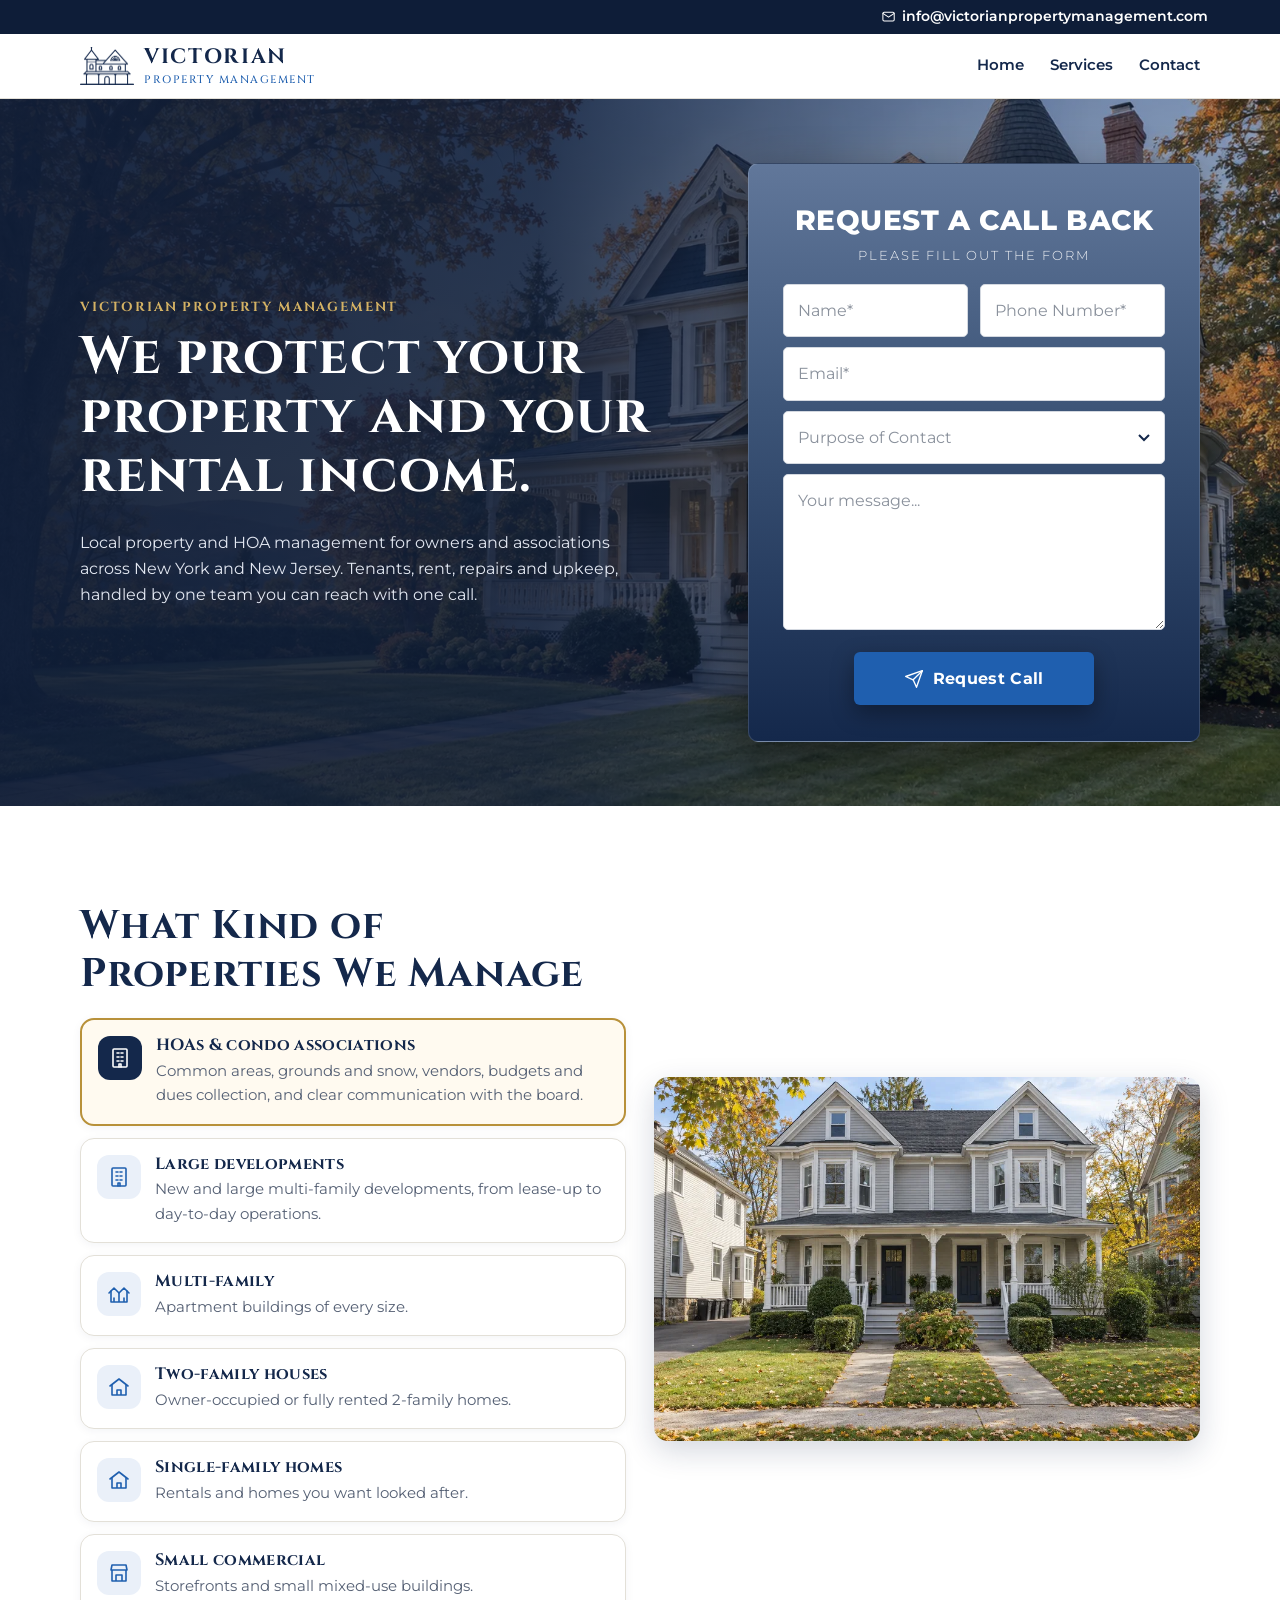
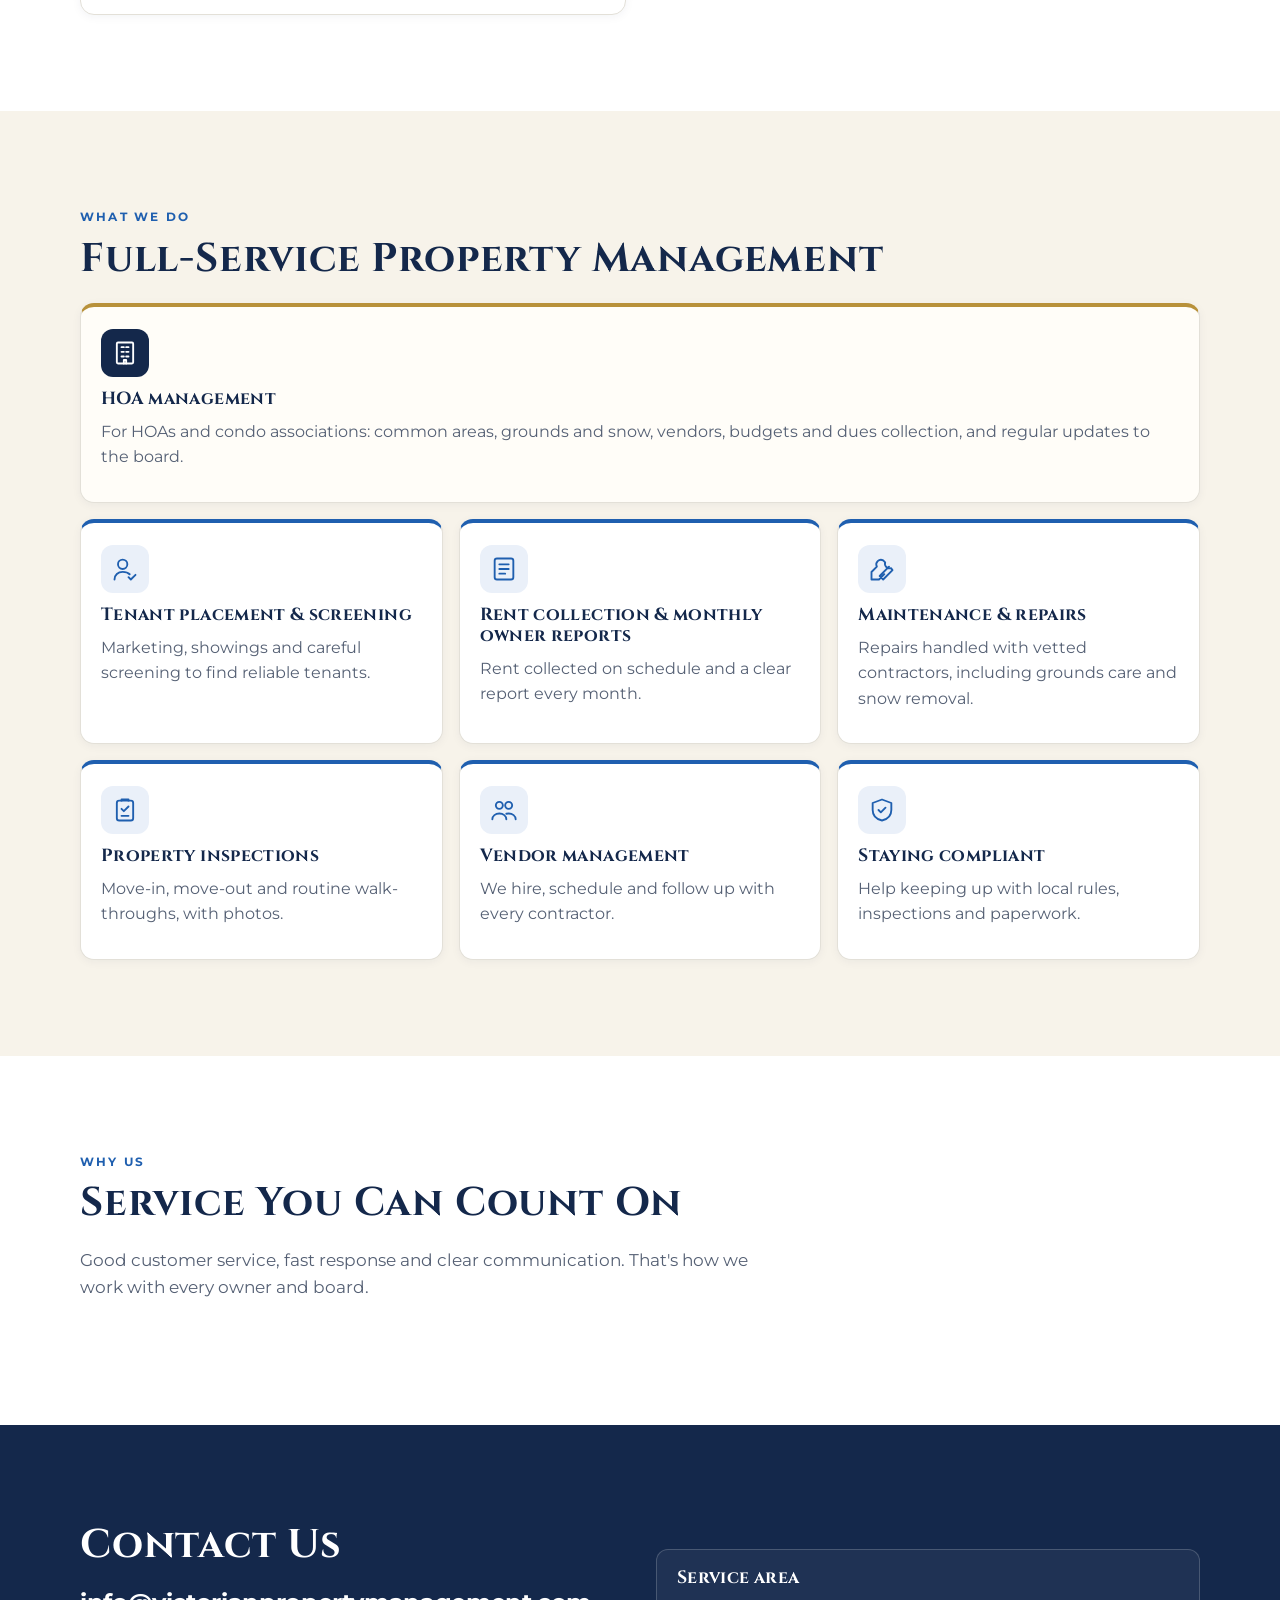
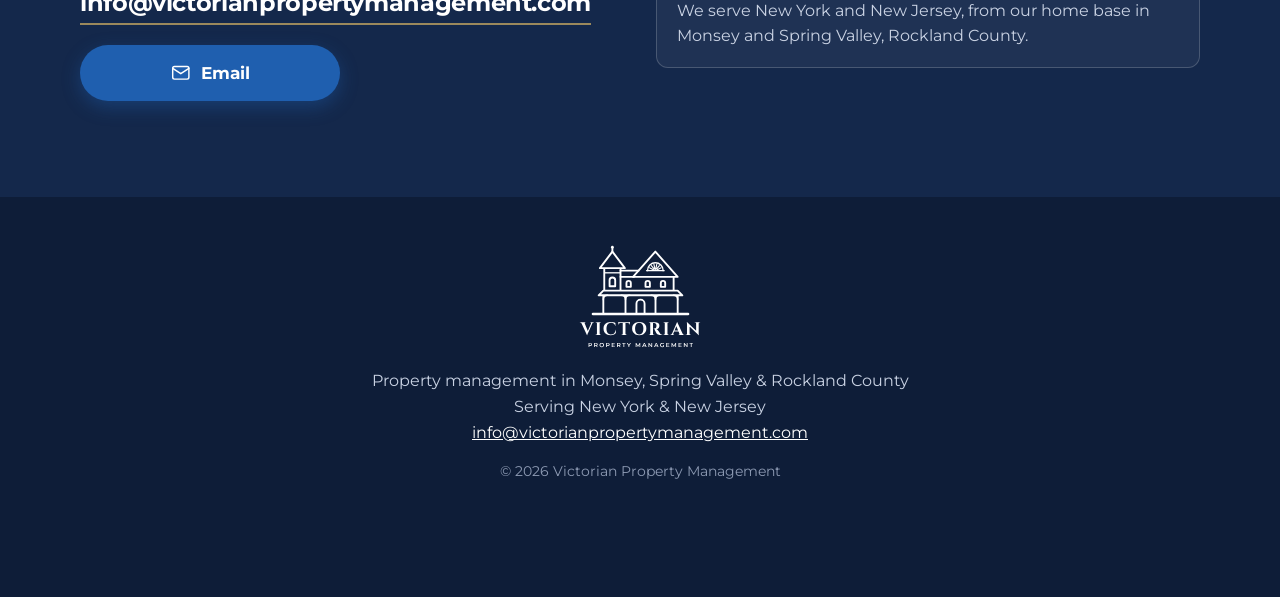
<file: index.html>
<!doctype html>
<html lang="en">
<head>
<!-- Google tag (gtag.js) -->
<script async src="https://www.googletagmanager.com/gtag/js?id=G-TK0PM6E7LC"></script>
<script>window.dataLayer=window.dataLayer||[];function gtag(){dataLayer.push(arguments);}gtag('js',new Date());gtag('config','G-TK0PM6E7LC');</script>

  <meta charset="utf-8">
  <meta name="viewport" content="width=device-width, initial-scale=1">
  <meta name="google-site-verification" content="Um6884LlPbSoK1BWYDB1y0qU8ApKVAC6FTPQyoJedMM" />
  <title>Property Management in Monsey, NY | Victorian Property Management</title>
  <meta name="description" content="Property management in Monsey, Spring Valley and all of Rockland County, NY, plus New Jersey. Multi-family, two-family and single-family homes, large developments, HOAs and condo associations.">
  <meta name="theme-color" content="#14284B">
  <link rel="canonical" href="https://victorianpropertymanagement.com/">
  <meta property="og:type" content="website">
  <meta property="og:site_name" content="Victorian Property Management">
  <meta property="og:title" content="Victorian Property Management | New York &amp; New Jersey">
  <meta property="og:description" content="We protect your property and your rental income. Property and HOA management across New York &amp; New Jersey. Email info@victorianpropertymanagement.com.">
  <meta property="og:url" content="https://victorianpropertymanagement.com/">
  <meta property="og:image" content="https://victorianpm.sites.tab.bot/og.jpg">
  <meta property="og:image:width" content="1200">
  <meta property="og:image:height" content="630">
  <meta property="og:image:alt" content="Victorian Property Management logo beside a navy Victorian house">
  <meta name="twitter:card" content="summary_large_image">
  <meta name="twitter:image" content="https://victorianpm.sites.tab.bot/og.jpg">
  <link rel="icon" href="favicon.ico" sizes="any">
  <link rel="icon" type="image/png" sizes="192x192" href="/favicon-192.png">
<link rel="icon" type="image/png" sizes="32x32" href="favicon-32.png">
  <link rel="icon" type="image/png" sizes="16x16" href="favicon-16.png">
  <link rel="apple-touch-icon" href="apple-touch-icon.png">
  <link rel="manifest" href="site.webmanifest">
  <link rel="preload" href="assets/fonts/cinzel-700.woff2" as="font" type="font/woff2" crossorigin>
  <link rel="preload" href="assets/fonts/montserrat-400.woff2" as="font" type="font/woff2" crossorigin>
  <link rel="stylesheet" href="styles.css?v=1792346153">
<script type="application/ld+json">{"@context":"https://schema.org","@type":"LocalBusiness","name":"Victorian Property Management","description":"Property and HOA management in Monsey, Spring Valley and Rockland County, NY, and New Jersey.","url":"https://victorianpropertymanagement.com/","email":"info@victorianpropertymanagement.com","logo":"https://victorianpropertymanagement.com/assets/img/logo-google.png","areaServed":[{"@type":"City","name":"Monsey, NY"},{"@type":"City","name":"Spring Valley, NY"},{"@type":"AdministrativeArea","name":"Rockland County, NY"},{"@type":"State","name":"New York"},{"@type":"State","name":"New Jersey"}],"knowsAbout":["Property management","HOA management","Condo association management","Multi-family property management"]}</script>
  <script data-goatcounter="https://victorianpm.goatcounter.com/count" async src="//gc.zgo.at/count.js"></script>
</head>
<body>
  <a class="skip" href="#main">Skip to content</a>

  <div class="utility">
    <div class="wrap utility-inner">
      <a class="util-mail" href="mailto:info@victorianpropertymanagement.com?subject=Inquiry%20%E2%80%93%20Victorian%20Property%20Management"><svg class="ic" viewBox="0 0 24 24" fill="none" stroke="currentColor" stroke-width="1.6" stroke-linecap="round" stroke-linejoin="round" aria-hidden="true"><rect x="3" y="5" width="18" height="14" rx="2"/><path d="m3 7 9 6 9-6"/></svg><span>info@victorianpropertymanagement.com</span></a>
    </div>
  </div>

  <header class="topbar">
    <div class="wrap topbar-inner">
      <a class="brand" href="#top" aria-label="Victorian Property Management, home">
        <img src="assets/img/house-navy.png" alt="" width="54" height="38">
        <span class="brand-text"><span class="brand-name">Victorian</span><span class="brand-sub">Property Management</span></span>
      </a>
      <nav class="nav" aria-label="Main">
        <a href="#top">Home</a>
        <a href="#services">Services</a>
        <a href="#contact">Contact</a>
      </nav>
    </div>
  </header>

  <main id="main">
    <section class="hero" id="top" aria-labelledby="hero-h">
      <picture class="hero-pic">
        <source type="image/webp" srcset="assets/img/hero-900.webp 900w, assets/img/hero-1600.webp 1600w" sizes="100vw">
        <img class="hero-img" src="assets/img/hero-1600.jpg" srcset="assets/img/hero-900.jpg 900w, assets/img/hero-1600.jpg 1600w" sizes="100vw" alt="A well-kept navy Victorian house with a turret and wraparound porch on an autumn street" width="1600" height="1066" fetchpriority="high">
      </picture>
      <div class="wrap hero-grid">
        <div class="hero-text">
          <p class="hero-kicker">Victorian Property Management</p>
          <h1 id="hero-h">We protect your property and your rental income.</h1>
          <p class="hero-lede">Local property and HOA management for owners and associations across New York and New Jersey. Tenants, rent, repairs and upkeep, handled by one team you can reach with one call.</p>
        </div>
        <div class="cb-stage"><!-- backdrop: "Painted Ladies Alamo Square" (Wikimedia Commons, CC0) -->
        <form class="quote" id="callback" novalidate>
          <input type="hidden" name="_subject" value="Call back request &ndash; Victorian Property Management">
          <input type="hidden" name="_captcha" value="false">
          <div class="cb-fields">
          <h2 class="quote-h cb-title">Request a Call Back</h2>
          <p class="fine cb-sub">Please fill out the form</p>
          <div class="cb-row">
            <input id="cb-name" name="name" autocomplete="name" required aria-required="true" aria-label="Name (required)" placeholder="Name*">
            <input id="cb-phone" name="phone" type="tel" autocomplete="tel" inputmode="tel" required aria-required="true" aria-label="Phone number (required)" placeholder="Phone Number*">
          </div>
          <input id="cb-email" name="email" type="email" autocomplete="email" inputmode="email" required aria-required="true" aria-label="Email (required)" placeholder="Email*">
          <select id="cb-purpose" name="purpose" aria-label="Purpose of contact" class="is-empty">
            <option value="" selected disabled hidden>Purpose of Contact</option>
            <option>I need property management</option>
            <option>I&rsquo;m looking to rent</option>
            <option>I&rsquo;m a current owner</option>
            <option>I&rsquo;m a current resident</option>
            <option>I&rsquo;m on an HOA / condo board</option>
            <option>I&rsquo;m a vendor or contractor</option>
            <option>Other</option>
          </select>
          <textarea id="cb-msg" name="message" rows="5" aria-label="Your message (optional)" placeholder="Your message..."></textarea>
          <div class="hp" aria-hidden="true"><label for="cb-hp">Leave this empty</label><input id="cb-hp" name="_honey" tabindex="-1" autocomplete="off"></div>
          <button class="btn btn-blue cb-btn" id="cb-send" type="submit"><svg class="ic" viewBox="0 0 24 24" fill="none" stroke="currentColor" stroke-width="1.6" stroke-linecap="round" stroke-linejoin="round" aria-hidden="true"><path d="M22 2 11 13"/><path d="M22 2 15 22l-4-9-9-4 20-7Z"/></svg><span>Request Call</span></button>
          <p class="cb-status" id="cb-status" role="alert" hidden>Couldn&rsquo;t send &mdash; please email <a href="mailto:info@victorianpropertymanagement.com">info@victorianpropertymanagement.com</a>.</p>
          </div>
          <div class="cb-done" id="cb-done" tabindex="-1" hidden>
            <span class="cb-check" aria-hidden="true"><svg viewBox="0 0 24 24" fill="none" stroke="currentColor" stroke-width="2.2" stroke-linecap="round" stroke-linejoin="round"><path d="m5 12.5 4.5 4.5L19 7.5"/></svg></span>
            <h2 class="quote-h">Thanks &mdash; we&rsquo;ll call you back soon.</h2>
          </div>
        </form>
        </div>
      </div>
    </section>

    <section class="section" id="properties" aria-labelledby="props-h">
      <div class="wrap split">
        <div>
          <h2 id="props-h">What Kind of Properties We Manage</h2>
          <ul class="pm-list">
            <li class="pm-feature"><span class="pm-icon"><svg class="ic" viewBox="0 0 24 24" fill="none" stroke="currentColor" stroke-width="1.6" stroke-linecap="round" stroke-linejoin="round" aria-hidden="true"><rect x="5" y="3" width="14" height="18" rx="1"/><path d="M9 7h2M13 7h2M9 11h2M13 11h2M9 15h2M13 15h2M11 21v-3h2v3"/></svg></span><div><h3>HOAs &amp; condo associations</h3><p>Common areas, grounds and snow, vendors, budgets and dues collection, and clear communication with the board.</p></div></li>
            <li><span class="pm-icon"><svg class="ic" viewBox="0 0 24 24" fill="none" stroke="currentColor" stroke-width="1.6" stroke-linecap="round" stroke-linejoin="round" aria-hidden="true"><rect x="5" y="3" width="14" height="18" rx="1"/><path d="M9 7h2M13 7h2M9 11h2M13 11h2M9 15h2M13 15h2M11 21v-3h2v3"/></svg></span><div><h3>Large developments</h3><p>New and large multi-family developments, from lease-up to day-to-day operations.</p></div></li>
            <li><span class="pm-icon"><svg class="ic" viewBox="0 0 24 24" fill="none" stroke="currentColor" stroke-width="1.6" stroke-linecap="round" stroke-linejoin="round" aria-hidden="true"><path d="M2 11 7 6l5 5 5-5 5 5"/><path d="M4 9v11h16V9M7 20v-4M17 20v-4M12 11v9"/></svg></span><div><h3>Multi-family</h3><p>Apartment buildings of every size.</p></div></li>
            <li><span class="pm-icon"><svg class="ic" viewBox="0 0 24 24" fill="none" stroke="currentColor" stroke-width="1.6" stroke-linecap="round" stroke-linejoin="round" aria-hidden="true"><path d="M3 11 12 4l9 7"/><path d="M5 10v10h14V10M10 20v-5h4v5"/></svg></span><div><h3>Two-family houses</h3><p>Owner-occupied or fully rented 2-family homes.</p></div></li>
            <li><span class="pm-icon"><svg class="ic" viewBox="0 0 24 24" fill="none" stroke="currentColor" stroke-width="1.6" stroke-linecap="round" stroke-linejoin="round" aria-hidden="true"><path d="M3 11 12 4l9 7"/><path d="M5 10v10h14V10M10 20v-5h4v5"/></svg></span><div><h3>Single-family homes</h3><p>Rentals and homes you want looked after.</p></div></li>
            <li><span class="pm-icon"><svg class="ic" viewBox="0 0 24 24" fill="none" stroke="currentColor" stroke-width="1.6" stroke-linecap="round" stroke-linejoin="round" aria-hidden="true"><path d="M4 9h16l-1-5H5zM5 9v11h14V9M9 20v-6h6v6"/></svg></span><div><h3>Small commercial</h3><p>Storefronts and small mixed-use buildings.</p></div></li>
          </ul>
        </div>
        <picture class="split-photo">
          <source type="image/webp" srcset="assets/img/two-family-900.webp 900w, assets/img/two-family-1600.webp 1600w" sizes="(min-width: 900px) 540px, 100vw">
          <img src="assets/img/two-family-900.jpg" srcset="assets/img/two-family-900.jpg 900w, assets/img/two-family-1600.jpg 1600w" sizes="(min-width: 900px) 540px, 100vw" alt="A well-kept two-family house with a shared front porch and neat lawn" width="1600" height="1066">
        </picture>
      </div>
    </section>

    <section class="section section-cream" id="services" aria-labelledby="services-h">
      <div class="wrap">
        <p class="eyebrow">What we do</p>
        <h2 id="services-h">Full-Service Property Management</h2>
        <ul class="grid cards">
          <li class="card card-wide card-feature"><span class="card-icon"><svg class="ic" viewBox="0 0 24 24" fill="none" stroke="currentColor" stroke-width="1.6" stroke-linecap="round" stroke-linejoin="round" aria-hidden="true"><rect x="5" y="3" width="14" height="18" rx="1"/><path d="M9 7h2M13 7h2M9 11h2M13 11h2M9 15h2M13 15h2M11 21v-3h2v3"/></svg></span><h3>HOA management</h3><p>For HOAs and condo associations: common areas, grounds and snow, vendors, budgets and dues collection, and regular updates to the board.</p></li>
          <li class="card"><span class="card-icon"><svg class="ic" viewBox="0 0 24 24" fill="none" stroke="currentColor" stroke-width="1.6" stroke-linecap="round" stroke-linejoin="round" aria-hidden="true"><circle cx="10" cy="8" r="4"/><path d="M3 21c0-4 3-6.5 7-6.5s5 1 6 2"/><path d="m15 19 2 2 4-4"/></svg></span><h3>Tenant placement &amp; screening</h3><p>Marketing, showings and careful screening to find reliable tenants.</p></li>
          <li class="card"><span class="card-icon"><svg class="ic" viewBox="0 0 24 24" fill="none" stroke="currentColor" stroke-width="1.6" stroke-linecap="round" stroke-linejoin="round" aria-hidden="true"><rect x="4" y="3" width="16" height="18" rx="2"/><path d="M8 8h8M8 12h8M8 16h5"/></svg></span><h3>Rent collection &amp; monthly owner reports</h3><p>Rent collected on schedule and a clear report every month.</p></li>
          <li class="card"><span class="card-icon"><svg class="ic" viewBox="0 0 24 24" fill="none" stroke="currentColor" stroke-width="1.6" stroke-linecap="round" stroke-linejoin="round" aria-hidden="true"><path d="M14.7 6.3a4 4 0 0 0 5 5L21 13l-8 8-3-3 8-8M14.7 6.3 13 4.6a4 4 0 0 0-5.4 5.4L3 14.6V21h6.4l4.6-4.6"/></svg></span><h3>Maintenance &amp; repairs</h3><p>Repairs handled with vetted contractors, including grounds care and snow removal.</p></li>
          <li class="card"><span class="card-icon"><svg class="ic" viewBox="0 0 24 24" fill="none" stroke="currentColor" stroke-width="1.6" stroke-linecap="round" stroke-linejoin="round" aria-hidden="true"><rect x="5" y="4" width="14" height="17" rx="2"/><path d="M9 4V3h6v1M9 11l2 2 4-4M9 17h6"/></svg></span><h3>Property inspections</h3><p>Move-in, move-out and routine walk-throughs, with photos.</p></li>
          <li class="card"><span class="card-icon"><svg class="ic" viewBox="0 0 24 24" fill="none" stroke="currentColor" stroke-width="1.6" stroke-linecap="round" stroke-linejoin="round" aria-hidden="true"><circle cx="8" cy="8" r="3"/><circle cx="16" cy="8" r="3"/><path d="M2 20c0-3 2.7-5 6-5s6 2 6 5M14 15.2c.6-.1 1.3-.2 2-.2 3.3 0 6 2 6 5"/></svg></span><h3>Vendor management</h3><p>We hire, schedule and follow up with every contractor.</p></li>
          <li class="card"><span class="card-icon"><svg class="ic" viewBox="0 0 24 24" fill="none" stroke="currentColor" stroke-width="1.6" stroke-linecap="round" stroke-linejoin="round" aria-hidden="true"><path d="M12 3 4 6v6c0 5 3.5 8 8 9 4.5-1 8-4 8-9V6z"/><path d="m9 12 2 2 4-4"/></svg></span><h3>Staying compliant</h3><p>Help keeping up with local rules, inspections and paperwork.</p></li>
        </ul>
      </div>
    </section>


    <section class="section" id="about" aria-labelledby="about-h">
      <div class="wrap">
        <p class="eyebrow">Why us</p>
        <h2 id="about-h">Service You Can Count On</h2>
        <p class="section-lede">Good customer service, fast response and clear communication. That's how we work with every owner and board.</p>
      </div>
    </section>


    <section class="section section-navy" id="contact" aria-labelledby="contact-h">
      <div class="wrap contact">
        <div>
          <h2 id="contact-h">Contact Us</h2>
          <a class="big-mail" href="mailto:info@victorianpropertymanagement.com?subject=Inquiry%20%E2%80%93%20Victorian%20Property%20Management"><span class="bm-one">info@victorianpropertymanagement.com</span></a>
          <div class="btn-row contact-main">
            <a class="btn btn-blue btn-primary" href="mailto:info@victorianpropertymanagement.com?subject=Inquiry%20%E2%80%93%20Victorian%20Property%20Management"><svg class="ic" viewBox="0 0 24 24" fill="none" stroke="currentColor" stroke-width="1.6" stroke-linecap="round" stroke-linejoin="round" aria-hidden="true"><rect x="3" y="5" width="18" height="14" rx="2"/><path d="m3 7 9 6 9-6"/></svg><span>Email</span></a>
          </div>
        </div>
        <div class="area-box">
          <h3>Service area</h3>
          <p>We serve New York and New Jersey, from our home base in Monsey and Spring Valley, Rockland County.</p>
        </div>
      </div>
    </section>
  </main>

  <footer class="footer">
    <div class="wrap footer-inner">
      <img src="assets/img/logo-white.svg" alt="Victorian Property Management" width="170" height="145">
      <p>Property management in Monsey, Spring Valley &amp; Rockland County<br>Serving New York &amp; New Jersey<br><a class="foot-mail" href="mailto:info@victorianpropertymanagement.com?subject=Inquiry%20%E2%80%93%20Victorian%20Property%20Management">info@<wbr>victorianpropertymanagement.com</a></p>
      <p class="fine">&copy; 2026 Victorian Property Management</p>
    </div>
  </footer>

  <nav class="callbar" aria-label="Quick contact">
    <a class="cb-mail" href="mailto:info@victorianpropertymanagement.com?subject=Inquiry%20%E2%80%93%20Victorian%20Property%20Management"><svg class="ic" viewBox="0 0 24 24" fill="none" stroke="currentColor" stroke-width="1.6" stroke-linecap="round" stroke-linejoin="round" aria-hidden="true"><rect x="3" y="5" width="18" height="14" rx="2"/><path d="m3 7 9 6 9-6"/></svg><span>Email</span></a>
  </nav>

  <script src="script.js?v=1792346153" defer></script>
</body>
</html>
</file>
<file: styles.css>
@font-face {
  font-family: 'Cinzel';
  font-style: normal;
  font-weight: 500;
  font-display: swap;
  src: url(assets/fonts/cinzel-500.woff2) format('woff2');
  unicode-range: U+0000-00FF, U+0131, U+0152-0153, U+02BB-02BC, U+02C6, U+02DA, U+02DC, U+0304, U+0308, U+0329, U+2000-206F, U+20AC, U+2122, U+2191, U+2193, U+2212, U+2215, U+FEFF, U+FFFD;
}
@font-face {
  font-family: 'Cinzel';
  font-style: normal;
  font-weight: 700;
  font-display: swap;
  src: url(assets/fonts/cinzel-700.woff2) format('woff2');
  unicode-range: U+0000-00FF, U+0131, U+0152-0153, U+02BB-02BC, U+02C6, U+02DA, U+02DC, U+0304, U+0308, U+0329, U+2000-206F, U+20AC, U+2122, U+2191, U+2193, U+2212, U+2215, U+FEFF, U+FFFD;
}
@font-face {
  font-family: 'Montserrat';
  font-style: normal;
  font-weight: 400;
  font-display: swap;
  src: url(assets/fonts/montserrat-400.woff2) format('woff2');
  unicode-range: U+0000-00FF, U+0131, U+0152-0153, U+02BB-02BC, U+02C6, U+02DA, U+02DC, U+0304, U+0308, U+0329, U+2000-206F, U+20AC, U+2122, U+2191, U+2193, U+2212, U+2215, U+FEFF, U+FFFD;
}
@font-face {
  font-family: 'Montserrat';
  font-style: normal;
  font-weight: 500;
  font-display: swap;
  src: url(assets/fonts/montserrat-500.woff2) format('woff2');
  unicode-range: U+0000-00FF, U+0131, U+0152-0153, U+02BB-02BC, U+02C6, U+02DA, U+02DC, U+0304, U+0308, U+0329, U+2000-206F, U+20AC, U+2122, U+2191, U+2193, U+2212, U+2215, U+FEFF, U+FFFD;
}
@font-face {
  font-family: 'Montserrat';
  font-style: normal;
  font-weight: 600;
  font-display: swap;
  src: url(assets/fonts/montserrat-600.woff2) format('woff2');
  unicode-range: U+0000-00FF, U+0131, U+0152-0153, U+02BB-02BC, U+02C6, U+02DA, U+02DC, U+0304, U+0308, U+0329, U+2000-206F, U+20AC, U+2122, U+2191, U+2193, U+2212, U+2215, U+FEFF, U+FFFD;
}
@font-face {
  font-family: 'Montserrat';
  font-style: normal;
  font-weight: 700;
  font-display: swap;
  src: url(assets/fonts/montserrat-700.woff2) format('woff2');
  unicode-range: U+0000-00FF, U+0131, U+0152-0153, U+02BB-02BC, U+02C6, U+02DA, U+02DC, U+0304, U+0308, U+0329, U+2000-206F, U+20AC, U+2122, U+2191, U+2193, U+2212, U+2215, U+FEFF, U+FFFD;
}
:root{--navy:#14284B;--navy-2:#0e1d38;--blue:#1F5FAF;--gold:#B8913A;--gold-2:#d4b264;--cream:#f7f3ea;--ink:#1d2433;--muted:#556074;--line:#e3e0d8;--wa:#14284B;
--serif:"Cinzel",Georgia,"Times New Roman",serif;--sans:"Montserrat",system-ui,-apple-system,"Segoe UI",Arial,sans-serif}
*,*::before,*::after{box-sizing:border-box}
html{scroll-behavior:smooth;-webkit-text-size-adjust:100%}
body{margin:0;font-family:var(--sans);color:var(--ink);background:#fff;line-height:1.6;font-size:16px}
img{max-width:100%;height:auto;display:block}
a{color:var(--blue)}
h1,h2,h3{font-family:var(--serif);color:var(--navy);line-height:1.2;margin:0 0 .5em;font-weight:700;letter-spacing:.02em}
h2{font-size:clamp(1.7rem,5.5vw,2.5rem)}
h3{font-size:1.1rem}
p{margin:0 0 1em}
.wrap{width:100%;max-width:1160px;margin:0 auto;padding:0 20px}
.skip{position:absolute;left:-999px;top:0;background:var(--navy);color:#fff;padding:10px 14px;z-index:100}
.skip:focus{left:10px;top:10px}
:focus-visible{outline:3px solid var(--gold);outline-offset:3px;border-radius:4px}
.ic{width:1.25em;height:1.25em;flex:none}

/* buttons */
.btn{display:inline-flex;align-items:center;justify-content:center;gap:.55em;font-family:var(--sans);font-weight:700;font-size:1rem;text-decoration:none;border-radius:999px;padding:.9em 1.5em;border:2px solid transparent;cursor:pointer;transition:transform .15s,background .15s,box-shadow .15s;min-height:48px;line-height:1.2;text-align:center}
.btn:hover{transform:translateY(-1px)}
.btn-gold{background:var(--gold);color:#fff;box-shadow:0 6px 18px rgba(184,145,58,.35)}
.btn-gold:hover{background:#a67f2c}
.btn-wa{background:var(--wa);color:#fff}
.btn-wa:hover{background:#0e1d38}
.btn-navy{background:var(--navy);color:#fff}
.btn-outline{background:transparent;color:#fff;border-color:rgba(255,255,255,.6)}
.btn-outline:hover{border-color:#fff}
.btn-small{padding:.55em 1em;min-height:40px;font-size:.9rem}
.btn-block{width:100%}
.btn-row{display:flex;flex-wrap:wrap;gap:12px}

/* top bar */
.topbar{position:sticky;top:0;z-index:50;background:rgba(255,255,255,.97);border-bottom:1px solid var(--line);backdrop-filter:blur(6px)}
.topbar-inner{display:flex;align-items:center;gap:16px;min-height:64px}
.brand{display:flex;align-items:center;gap:10px;text-decoration:none;margin-right:auto}
.brand img{width:46px;height:auto}
.brand-text{display:flex;flex-direction:column;line-height:1.1}
.brand-name{font-family:var(--serif);font-weight:700;font-size:1.15rem;color:var(--navy);letter-spacing:.08em;text-transform:uppercase}
.brand-sub{font-family:var(--serif);font-size:.62rem;color:var(--blue);letter-spacing:.14em;text-transform:uppercase;font-weight:500}
.nav{display:none;gap:26px}
.nav a{color:var(--navy);text-decoration:none;font-weight:600;font-size:.92rem}
.nav a:hover{color:var(--blue)}
.topbar .btn-small span{display:none}
.topbar .btn-small{width:44px;height:44px;padding:0}

/* utility bar */
.utility{background:var(--navy-2);font-size:.85rem}
.utility-inner{display:flex;justify-content:flex-end;gap:20px;min-height:34px;align-items:center}
.utility a{color:#fff;text-decoration:none;display:inline-flex;align-items:center;gap:6px;font-weight:600}
.utility .ic{width:1.05em;height:1.05em}

/* hero */
.hero{position:relative;background:var(--navy);color:#fff;overflow:hidden}
.hero-pic{display:block}
.hero-img{width:100%;aspect-ratio:3/2;object-fit:cover;object-position:70% center}
.hero-grid{position:relative;display:grid;gap:28px;padding-top:28px;padding-bottom:40px}
.hero-kicker{font-family:var(--serif);font-weight:700;letter-spacing:.14em;text-transform:uppercase;font-size:.82rem;color:var(--gold-2);margin-bottom:.7em}
.hero h1{color:#fff;font-size:clamp(1.9rem,8.2vw,3.3rem);line-height:1.12;margin-bottom:.45em}
.hero-lede{font-size:1.03rem;max-width:34em;color:#e3e8f2}
.hero .btn-row{margin-top:20px}
.hero .btn-row .btn{flex:1 1 auto}
.quote-h{font-size:1.35rem;color:var(--navy);margin-bottom:.2em}
.fine-center{text-align:center;margin:12px 0 0!important}
.visually-hidden{position:absolute!important;width:1px;height:1px;overflow:hidden;clip:rect(0 0 0 0);white-space:nowrap}

/* sections */
.section{padding:64px 0}
.section-navy{background:var(--navy);color:#e8ecf4}
.section-navy h2,.section-navy h3{color:#fff}
.section-navy a:not(.btn){color:var(--gold-2)}
.section-navy .btn-outline{color:#fff}
.section-cream{background:var(--cream)}
.eyebrow{font-family:var(--sans);text-transform:uppercase;letter-spacing:.18em;font-size:.78rem;font-weight:700;color:var(--blue);margin-bottom:.6em}
.eyebrow-gold{color:var(--gold-2)}
.section-lede{font-size:1.05rem;color:var(--muted);max-width:40em;margin-bottom:28px}
.section-navy .section-lede{color:#c9d2e3}
.grid{display:grid;gap:16px;list-style:none;margin:0;padding:0}

/* service cards */
.card{background:#fff;border:1px solid var(--line);border-radius:14px;padding:22px 20px;box-shadow:0 2px 10px rgba(20,40,75,.05);border-top:4px solid var(--blue)}
.card-icon{display:inline-flex;align-items:center;justify-content:center;width:48px;height:48px;border-radius:12px;background:#eaf0f9;color:var(--blue);margin-bottom:12px}
.card-icon .ic{width:28px;height:28px}
.card p{color:var(--muted);margin-bottom:.6em}
.card .card-tag{margin:0;font-weight:700;color:var(--gold);font-size:.9rem;text-transform:uppercase;letter-spacing:.08em}
.card .card-tag a{color:var(--gold);text-decoration:none}

/* plans */
.plan{background:rgba(255,255,255,.06);border:1px solid rgba(255,255,255,.16);border-radius:14px;padding:22px 20px}
.plan-featured{border-color:var(--gold);box-shadow:0 0 0 1px var(--gold) inset}
.plan h3{margin-bottom:.2em}
.plan-size{color:#b9c4d8;font-size:.92rem;margin-bottom:14px}
.plan-prices{display:flex;gap:28px;align-items:flex-end}
.plan-prices div{display:flex;flex-direction:column}
.price{font-family:var(--serif);font-size:2.3rem;font-weight:700;color:#fff;line-height:1}
.price-sm{font-size:1.6rem;color:var(--gold-2)}
.per{font-size:.8rem;text-transform:uppercase;letter-spacing:.1em;color:#b9c4d8;margin-top:6px}
.plan-xl{margin:18px 0 0;color:#c9d2e3}
.shabbos{margin-top:28px;padding:20px;border-left:4px solid var(--gold);background:rgba(184,145,58,.12);border-radius:0 12px 12px 0}
.shabbos p{margin:0;color:#e8ecf4}
.snow-foot{margin-top:28px}
.snow-foot .btn{white-space:normal}
.fine{font-size:.85rem;color:var(--muted);margin-top:12px}
.section-navy .fine{color:#a9b5cc}

/* steps */
.steps li{background:var(--cream);border-radius:14px;padding:24px 20px;position:relative}
.step-num{display:inline-flex;width:44px;height:44px;border-radius:50%;background:var(--navy);color:#fff;font-family:var(--serif);font-weight:700;font-size:1.3rem;align-items:center;justify-content:center;margin-bottom:12px;border:2px solid var(--gold)}
.steps p{margin:0;color:var(--muted)}

/* why */
.why,.area{display:grid;gap:28px;align-items:center}
.checks{list-style:none;padding:0;margin:0;display:grid;gap:16px}
.checks li{display:flex;gap:12px;align-items:flex-start}
.checks .ic{color:#fff;background:var(--blue);border-radius:50%;padding:4px;width:28px;height:28px;margin-top:1px}
.checks strong{color:var(--navy)}
.why-photo img,.area-photo img{border-radius:14px;box-shadow:0 10px 30px rgba(20,40,75,.18);width:100%}
.soon{margin-top:20px;padding:18px 20px;border:1px dashed var(--blue);border-radius:12px;background:#f3f6fb}
.soon p{margin:0}
.soon-label{font-weight:700;text-transform:uppercase;letter-spacing:.14em;font-size:.75rem;color:var(--blue);margin-bottom:4px!important}

/* contact */
.contact{display:grid;gap:32px}
.big-phone{display:block;font-family:var(--serif);font-weight:700;font-size:clamp(2rem,9vw,3rem);color:#fff!important;text-decoration:none;margin:0 0 18px;letter-spacing:.03em}
.quote{background:#fff;color:var(--ink);border-radius:16px;padding:24px 20px;box-shadow:0 12px 40px rgba(0,0,0,.25)}
.quote h3{color:var(--navy)}
.quote .fine{margin:0 0 14px;color:var(--muted)}
.quote label{display:block;font-weight:600;font-size:.92rem;margin:12px 0 6px;color:var(--navy)}
.quote select{width:100%;font:inherit;font-size:16px;padding:12px 40px 12px 14px;border:1.5px solid #cfd5df;border-radius:10px;background:#fbfcfe url(assets/img/chevron.svg) no-repeat right 14px center;color:var(--ink);-webkit-appearance:none;appearance:none}
.quote select:focus{border-color:var(--blue);outline:none;box-shadow:0 0 0 3px rgba(31,95,175,.2)}
.quote input:not([type=checkbox]),.quote textarea{width:100%;font:inherit;font-size:16px;padding:12px 14px;border:1.5px solid #cfd5df;border-radius:10px;background:#fbfcfe;color:var(--ink)}
.quote input:focus,.quote textarea:focus{border-color:var(--blue);outline:none;box-shadow:0 0 0 3px rgba(31,95,175,.2)}
.quote fieldset{border:0;padding:0;margin:14px 0 0;display:grid;grid-template-columns:1fr 1fr;gap:4px 12px}
.quote legend{font-weight:600;font-size:.92rem;color:var(--navy);margin-bottom:6px;padding:0}
.quote .chk{display:flex;align-items:center;gap:8px;font-weight:500;margin:6px 0;color:var(--ink);font-size:.92rem}
.quote .chk input{width:20px;height:20px;accent-color:var(--blue);flex:none}
.opt{font-weight:400;color:var(--muted)}
.quote .btn{margin-top:18px}

/* footer */
.footer{background:var(--navy-2);color:#c9d2e3;padding:44px 0 100px;text-align:center}
.footer img{width:130px;margin:0 auto 16px}
.footer a{color:#fff}
.footer .fine{color:#8d9ab3}

/* mobile call bar */
.callbar{position:fixed;left:0;right:0;bottom:0;z-index:60;display:grid;grid-template-columns:1fr 1fr;box-shadow:0 -4px 16px rgba(0,0,0,.18)}
.callbar a{display:flex;align-items:center;justify-content:center;gap:8px;min-height:56px;color:#fff;font-weight:700;text-decoration:none;padding-bottom:env(safe-area-inset-bottom)}
.callbar a:first-child{background:var(--navy)}
.callbar a:last-child{background:var(--wa)}

@media (min-width:640px){
  .cards{grid-template-columns:1fr 1fr}
  .plans{grid-template-columns:repeat(3,1fr)}
  .steps{grid-template-columns:repeat(3,1fr)}
  .topbar .btn-small span{display:inline}
  .topbar .btn-small{width:auto;height:auto;padding:.55em 1em}
}
@media (min-width:900px){
  body{padding-bottom:0}
  .callbar{display:none}
  .nav{display:flex}
  .cards{grid-template-columns:repeat(3,1fr)}
  .section{padding:96px 0}
  .hero{min-height:620px;display:flex;align-items:center}
  .hero-pic{position:absolute;inset:0}
  .hero-img{position:absolute;inset:0;width:100%;height:100%;aspect-ratio:auto;object-position:center 40%}
  .hero::before{content:"";position:absolute;inset:0;z-index:1;background:linear-gradient(90deg,rgba(14,29,56,.94) 0%,rgba(14,29,56,.86) 42%,rgba(14,29,56,.45) 72%,rgba(14,29,56,.25) 100%)}
  .hero-grid{z-index:2;grid-template-columns:1.15fr .85fr;align-items:center;gap:56px;padding-top:64px;padding-bottom:64px}
  .hero .btn-row .btn{flex:0 0 auto}
  .split{grid-template-columns:1fr 1fr}
  .duo{grid-template-columns:1fr 1fr}
  .contact{align-items:center}
  .why{grid-template-columns:1.05fr 1fr}
  .area{grid-template-columns:1fr 1.05fr}
  .contact{grid-template-columns:1fr 1fr;align-items:start}
  .brand img{width:54px}
  .brand-name{font-size:1.3rem}
  .brand-sub{font-size:.68rem}
  .utility-inner{justify-content:flex-end}
}
@media (prefers-reduced-motion:reduce){html{scroll-behavior:auto}.btn{transition:none}}

/* property management list */
.pm{display:grid;gap:28px}
.pm-note{font-weight:600;color:var(--navy);border-left:4px solid var(--gold);padding-left:12px}
.pm-list{list-style:none;margin:0;padding:0;display:grid;gap:12px}
.pm-list li{display:flex;gap:14px;align-items:flex-start;background:#fff;border:1px solid var(--line);border-radius:14px;padding:16px 16px;box-shadow:0 2px 10px rgba(20,40,75,.05)}
.pm-list h3{margin:0 0 .2em;font-size:1.02rem}
.pm-list p{margin:0;color:var(--muted);font-size:.95rem}
.pm-icon{display:inline-flex;align-items:center;justify-content:center;width:44px;height:44px;border-radius:12px;background:#eaf0f9;color:var(--blue);flex:none}
.pm-icon .ic{width:24px;height:24px}
.area-box{margin-top:28px;padding:18px 20px;border:1px solid rgba(255,255,255,.18);border-radius:12px;background:rgba(255,255,255,.05)}
.area-box p{margin:0;color:#c9d2e3}
@media (min-width:900px){
  .pm{grid-template-columns:.9fr 1.1fr;align-items:start;gap:48px}
  .contact .btn-row{max-width:none}
}

.split{display:grid;gap:28px;align-items:center}
.split-photo img{border-radius:14px;box-shadow:0 10px 30px rgba(20,40,75,.18);width:100%}
.split .pm-list{margin-top:20px}
.duo{gap:16px}
.duo-card{border:1px solid var(--line);border-radius:14px;padding:24px 20px;background:#fff;box-shadow:0 2px 10px rgba(20,40,75,.05);border-top:4px solid var(--gold)}
.duo-card h3{font-size:1.2rem}
.duo-card p{color:var(--muted)}
.area-box h3{color:#fff}

.contact .btn-row .btn{flex:1 1 auto}
@media (max-width:639px){
  .card{display:grid;grid-template-columns:48px 1fr;column-gap:14px;padding:18px 16px;align-items:start}
  .card-icon{grid-row:span 2;margin:0}
  .card h3{margin-bottom:.25em}
  .card p{margin:0}
}
@media (min-width:900px){ .contact .btn-row .btn{flex:0 0 auto} }

/* HOA emphasis */
.pm-list li.pm-feature{border:2px solid var(--gold);background:#fffaf0}
.pm-list li.pm-feature .pm-icon{background:var(--navy,#14284B);color:#fff}
.card.card-feature{border-top-color:var(--gold);background:#fffdf8}
.card.card-feature .card-icon{background:var(--navy,#14284B);color:#fff}
@media (min-width:640px){.cards .card-wide{grid-column:1/-1}}

/* WhatsApp-first + email */
.btn-primary{box-shadow:0 6px 18px rgba(31,143,78,.35)}
.btn-ghost{background:transparent;color:#fff;border-color:rgba(255,255,255,.45);font-weight:600}
.btn-ghost:hover{border-color:#fff}
.hero .btn-row .btn-primary{flex:2 1 auto}
.hero .btn-row .btn-ghost{flex:1 1 auto}
.contact .btn-row .btn-primary{flex:2 1 auto}
.btn-ghost-sm{font-weight:600;border-color:rgba(255,255,255,.4)}
.alt-call{margin:10px 0 0;font-size:.9rem;color:var(--muted)}
.contact-note{color:#c9d2e3;margin:-6px 0 18px}
.contact-mail{display:flex;align-items:center;gap:10px;margin-top:18px;color:#fff!important;text-decoration:none;font-weight:600;font-size:clamp(.8rem,3.5vw,1.05rem);overflow-wrap:break-word;min-width:0}
.contact-mail span{border-bottom:1px solid rgba(212,178,100,.6);min-width:0}
.contact-mail .ic{color:var(--gold-2)}
.foot-mail{overflow-wrap:anywhere;word-break:break-word}
.utility-inner{justify-content:center;gap:14px;flex-wrap:wrap}
.utility .util-wa{background:var(--wa);border-radius:999px;padding:3px 12px}
.utility .util-mail{display:none}
.utility .util-mail span{overflow-wrap:anywhere}
@media (min-width:760px){.utility .util-mail{display:inline-flex}.utility-inner{justify-content:flex-end}}
.callbar{grid-template-columns:2fr 1fr}
.callbar a.cb-wa{background:var(--wa);font-size:1.05rem}
.callbar a.cb-call{background:var(--navy);font-weight:600;font-size:.95rem}

/* Email-first (Oct 18) */
.btn-blue{background:var(--blue);color:#fff}
.btn-blue:hover{background:#184e93}
.btn-blue.btn-primary{box-shadow:0 6px 18px rgba(31,95,175,.4)}
.hero .btn-row .btn-ghost{font-size:.92rem;padding:.75em 1.2em}
.hero-alt{margin:12px 0 0;font-size:.9rem;color:#dfe5f0}
.hero-alt a{color:#fff;font-weight:600}
.utility .util-wa{background:transparent;border:1px solid rgba(255,255,255,.45);border-radius:999px;padding:3px 12px}
.utility .util-mail{display:inline-flex;background:var(--blue);border-radius:999px;padding:3px 12px}
.utility .um-long{display:none;overflow-wrap:anywhere}
.utility .uw-num{display:none}
.utility-inner{justify-content:center;gap:12px}
@media (min-width:640px){.utility .uw-num{display:inline}}
@media (min-width:760px){.utility .um-short{display:none}.utility .um-long{display:inline}.utility-inner{justify-content:flex-end}}
.big-mail{display:block;font-family:var(--sans);font-weight:700;color:#fff!important;text-decoration:none;margin:4px 0 20px;line-height:1.15;letter-spacing:-.01em}
.big-mail .bm-user{display:block;font-size:clamp(1.9rem,9vw,2.6rem);color:var(--gold-2)}
.big-mail .bm-dom{display:block;font-size:clamp(1rem,5.1vw,1.9rem);overflow-wrap:anywhere;border-bottom:2px solid rgba(212,178,100,.55);padding-bottom:4px;width:fit-content;max-width:100%}
@media (min-width:1100px){.big-mail .bm-user,.big-mail .bm-dom{display:inline;font-size:1.8rem}}
.contact .contact-main .btn{flex:1 1 100%;font-size:1.08rem;min-height:54px}
.contact .contact-alt{margin-top:12px}
.contact .contact-alt .btn{flex:1 1 auto;font-size:.9rem;padding:.6em 1em;min-height:44px}
@media (min-width:900px){.contact .contact-main .btn{flex:0 0 auto;min-width:260px}.contact .contact-alt .btn{flex:0 0 auto}}
.callbar{grid-template-columns:2fr 1fr}
.callbar a.cb-mail{background:var(--blue);font-size:1.05rem}
.callbar a.cb-wa{background:var(--navy);font-weight:600;font-size:.95rem}
.contact-num{display:inline-block;margin:18px 0 0;color:#fff!important;text-decoration:none;font-weight:700;font-size:1.15rem;letter-spacing:.03em}
.contact .contact-alt{margin-top:10px}
.contact .contact-alt .btn{flex:1 1 0;padding:.6em .7em;white-space:nowrap}
.utility .util-mail{background:transparent;border-radius:0;padding:0;white-space:nowrap;font-size:clamp(.74rem,3.55vw,.9rem);letter-spacing:0}
.utility .util-num{display:none}
.utility-inner{justify-content:center;gap:22px;flex-wrap:nowrap;padding-left:12px;padding-right:12px}
@media (min-width:760px){.utility .util-num{display:inline-flex}.utility-inner{justify-content:flex-end}}
.big-mail .bm-dom{white-space:nowrap;overflow-wrap:normal;font-size:clamp(.9rem,4.45vw,1.9rem)}
.big-mail .bm-user{font-size:clamp(1.9rem,10vw,2.8rem)}
.hero .btn-row .btn-primary{flex:1 1 55%;font-size:1.05rem}
.hero .btn-row .btn-ghost{flex:0 1 auto;font-size:.88rem;padding:.65em 1.1em;min-height:44px;align-self:center}
@media (min-width:900px){.hero .btn-row .btn-primary{flex:0 0 auto;min-width:240px}}
@media (min-width:1100px){.big-mail .bm-user,.big-mail .bm-dom{display:inline;font-size:2rem}.big-mail .bm-dom{border-bottom:0}.big-mail{border-bottom:2px solid rgba(212,178,100,.55);width:fit-content;padding-bottom:4px}}



/* phones: top bar shows email and phone on two short centered lines */
@media (max-width:759px){
  .utility .util-num{display:inline-flex}
  .utility-inner{flex-direction:column;justify-content:center;gap:1px;padding:5px 0}
}

/* brand mark: keep the two lines cleanly stacked */
.brand-text{line-height:1.15;gap:4px}
.brand-name,.brand-sub{display:block;line-height:1.15}
.hero-text .hero-lede{margin-bottom:0}

/* call-back form: sends on the page */
.quote .hp{position:absolute!important;left:-9999px;width:1px;height:1px;overflow:hidden}
.quote [hidden]{display:none!important}
.quote button[disabled]{opacity:.75;cursor:progress}
.cb-status{margin:12px 0 0;padding:10px 12px;border-radius:10px;background:#fdf1f0;color:#8a1c12;font-size:.92rem;font-weight:600;text-align:center}
.cb-status a{color:#8a1c12;white-space:nowrap}
.cb-done{text-align:center;padding:18px 4px 6px;outline:none}
.cb-done .quote-h{margin:12px 0 6px}
.cb-check{display:inline-flex;align-items:center;justify-content:center;width:56px;height:56px;border-radius:50%;background:#1F5FAF;color:#fff}
.cb-check svg{width:30px;height:30px}
/* contact email: one line */
.big-mail{width:fit-content;max-width:100%;border-bottom:0;padding-bottom:0}
.big-mail .bm-one{display:inline-block;white-space:nowrap;color:#fff;font-size:clamp(.8rem,3.95vw,1.5rem);letter-spacing:-.015em;border-bottom:2px solid rgba(212,178,100,.7);padding-bottom:5px;line-height:1.2}
@media (min-width:900px){.big-mail{border-bottom:0;padding-bottom:0}.big-mail .bm-one{font-size:clamp(1rem,2.05vw,1.5rem)}}

/* call-back form: placeholder layout (Oct 18) */
.quote .cb-title{text-align:center;text-transform:uppercase;letter-spacing:.06em;font-size:clamp(1.15rem,4.6vw,1.4rem);margin-bottom:.15em}
.quote .cb-sub{text-align:center;margin:0 0 16px}
.quote .cb-row{display:grid;grid-template-columns:1fr;gap:12px}
.quote .cb-row,.quote .cb-fields>input,.quote .cb-fields>select,.quote .cb-fields>textarea{margin-top:12px}
.quote .cb-row>input{min-width:0}
.quote input::placeholder,.quote textarea::placeholder{color:#6b7587;opacity:1}
.quote select.is-empty{color:#6b7587}
.quote select option{color:var(--ink)}
.quote textarea{min-height:140px;resize:vertical;display:block}
.quote [aria-invalid="true"]{border-color:#b3261e}
.quote .cb-btn{display:flex;width:auto;min-width:min(100%,240px);margin:20px auto 0;padding-left:2.2em;padding-right:2.2em}
@media (min-width:640px){.quote .cb-row{grid-template-columns:1fr 1fr}}

/* call-back form: photo backdrop + gradient card (style 2, Oct 18) */
@font-face{font-family:"Montserrat";font-style:normal;font-weight:800;font-display:swap;src:url(assets/fonts/montserrat-700.woff2) format('woff2')}
@font-face{font-family:"Montserrat";font-style:normal;font-weight:300;font-display:swap;src:url(assets/fonts/montserrat-400.woff2) format('woff2')}
.cb-stage{position:relative;min-width:0}
@media (max-width:899px){
  .cb-stage{margin:6px calc(50% - 50vw) -40px;padding:56px 16px 60px;
    background:#14284B url(assets/img/callback-bg-1200.jpg) center 62%/cover no-repeat;
    background-image:image-set(url(assets/img/callback-bg-1200.webp) type("image/webp"),url(assets/img/callback-bg-1200.jpg) type("image/jpeg"));background-position:center 62%}
  .cb-stage::before{content:"";position:absolute;inset:0;background:linear-gradient(180deg,rgba(14,29,56,.62),rgba(14,29,56,.8))}
  .cb-stage>.quote{position:relative;max-width:560px;margin:0 auto}
}
.cb-stage .quote{background:linear-gradient(180deg,#61779a 0%,#3d5578 42%,#14284B 100%);color:#fff;border-radius:10px;padding:32px 20px 30px;box-shadow:0 18px 50px rgba(0,0,0,.45);border:1px solid rgba(255,255,255,.14)}
.cb-stage .quote .cb-title{font-family:var(--sans);font-weight:800;color:#fff;text-transform:uppercase;letter-spacing:.02em;font-size:clamp(1.12rem,5.5vw,1.75rem);line-height:1.15;margin:0 0 .3em;text-align:center}
.cb-stage .quote .cb-sub{font-family:var(--sans);font-weight:300;color:rgba(255,255,255,.9);text-transform:uppercase;letter-spacing:.14em;font-size:.82rem;text-align:center;margin:0 0 18px}
.cb-stage .quote input:not([type=checkbox]),.cb-stage .quote textarea,.cb-stage .quote select{background-color:#fff;border:1px solid #d3d8e0;border-radius:5px;color:var(--ink);padding:13px 14px;font-size:16px}
.cb-stage .quote select{padding-right:40px}
.cb-stage .quote input::placeholder,.cb-stage .quote textarea::placeholder{color:#8a919c}
.cb-stage .quote select.is-empty{color:#8a919c}
.cb-stage .quote input:focus,.cb-stage .quote textarea:focus,.cb-stage .quote select:focus{border-color:var(--gold-2);box-shadow:0 0 0 3px rgba(212,178,100,.45)}
.cb-stage .quote [aria-invalid="true"]{border-color:#b3261e;box-shadow:0 0 0 2px rgba(255,140,130,.7)}
.cb-stage .quote .cb-row,.cb-stage .quote .cb-fields>input,.cb-stage .quote .cb-fields>select,.cb-stage .quote .cb-fields>textarea{margin-top:10px}
.cb-stage .quote textarea{min-height:150px}
.cb-stage .quote .cb-btn{margin-top:22px;border-radius:6px;box-shadow:0 8px 22px rgba(0,0,0,.35);letter-spacing:.02em}
.cb-stage .quote .cb-done .quote-h{color:#fff;font-family:var(--sans);font-weight:800}
.cb-stage .quote .cb-done .fine{color:#dbe3f0}
.cb-stage .quote .cb-done a{color:var(--gold-2)}
.cb-stage .quote .cb-check{box-shadow:0 0 0 3px rgba(255,255,255,.85)}
@media (min-width:900px){.cb-stage .quote{padding:40px 34px 36px}}

/* Owners card removed: Residents card spans the row alone */
.duo.duo-single{grid-template-columns:1fr}
.duo-single .duo-card{text-align:center;padding:28px 24px}
.duo-single .duo-card p{max-width:60ch;margin-left:auto;margin-right:auto}

/* nophone */.callbar{grid-template-columns:1fr}
</file>
